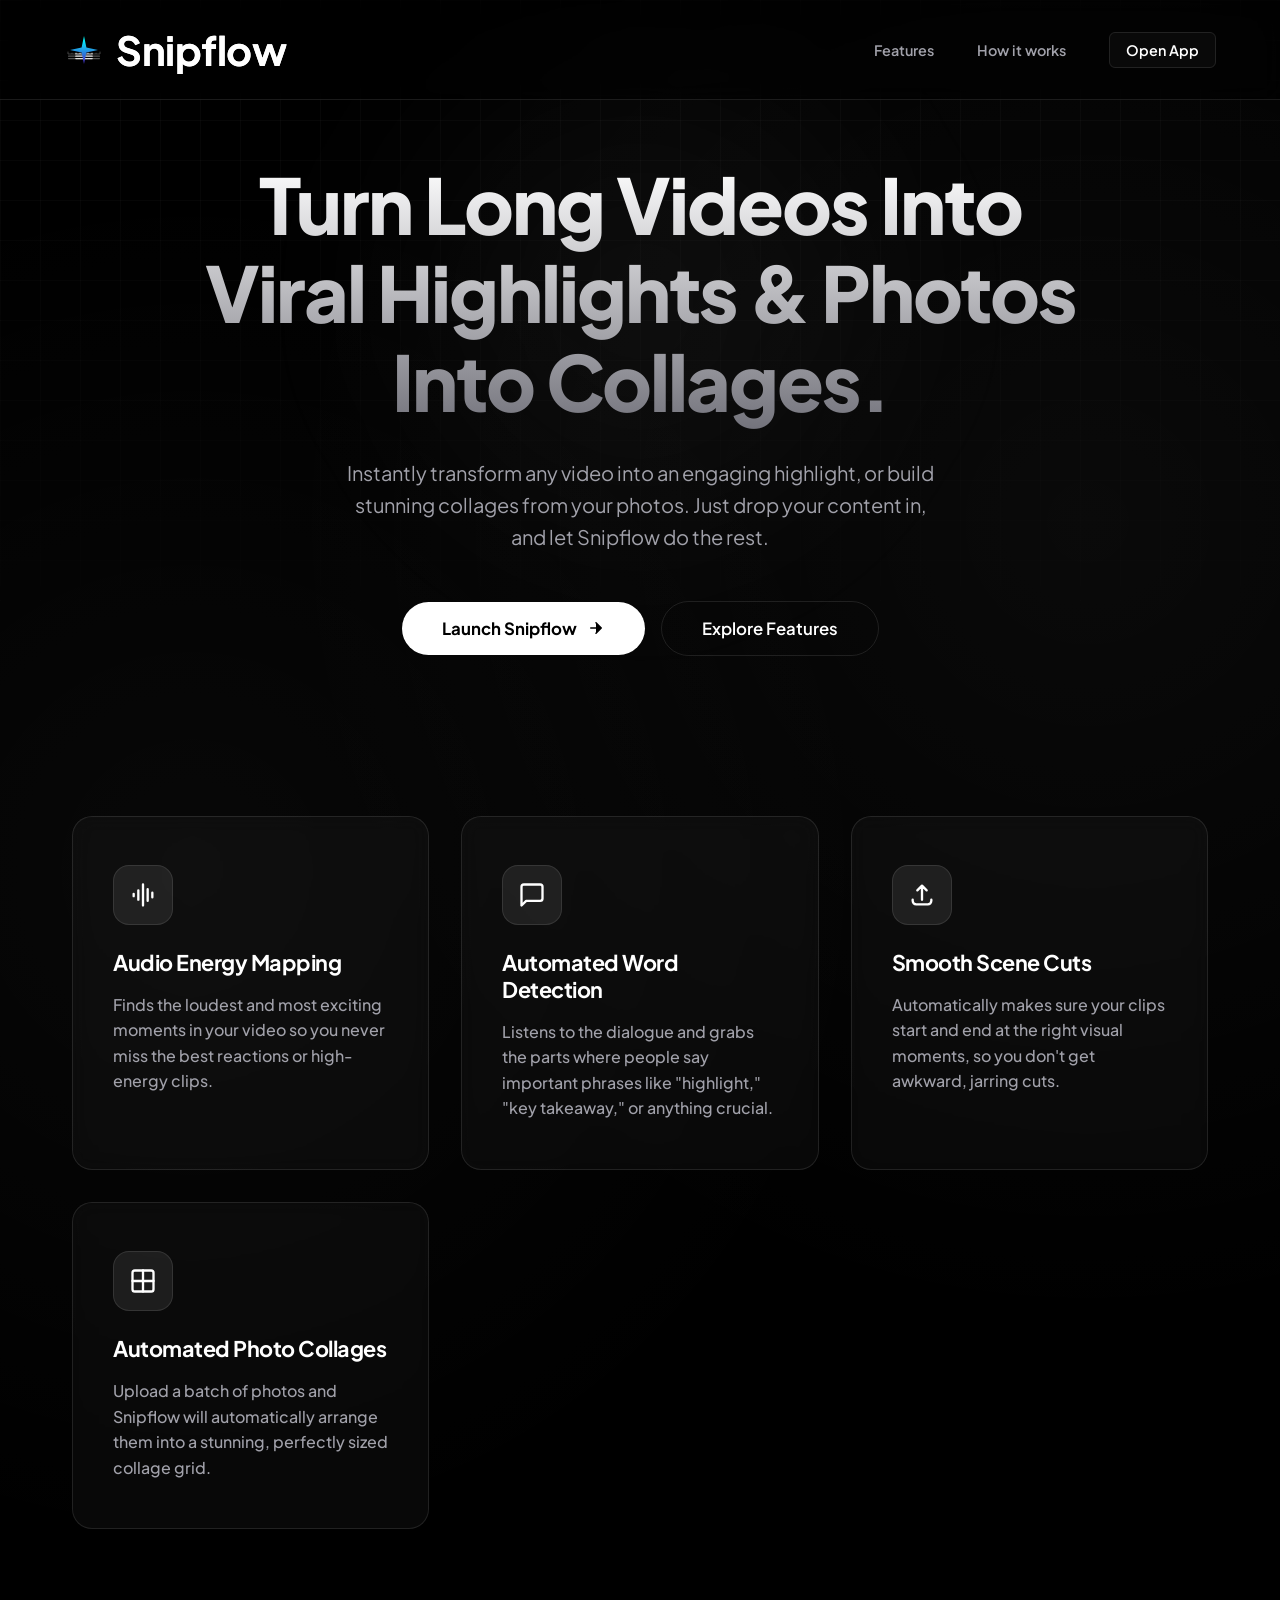
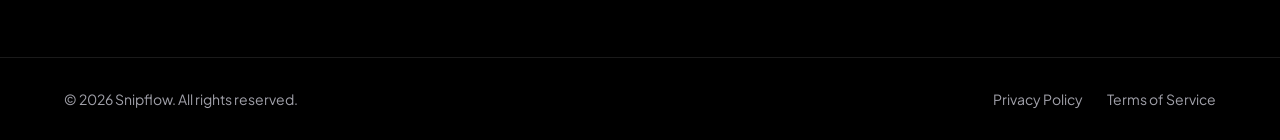
<file: index.html>
<!DOCTYPE html>
<html lang="en">
<head>
    <meta charset="UTF-8">
    <meta name="viewport" content="width=device-width, initial-scale=1.0">
    <title>Snipflow - Automated Video Highlights</title>
    <link href="https://fonts.googleapis.com/css2?family=Plus+Jakarta+Sans:wght@400;500;600;700;800&display=swap" rel="stylesheet">
    <link rel="stylesheet" href="style.css">
</head>
<body>
    <div class="grid-bg"></div>
    
    <nav>
        <a href="index.html" class="logo">
            <svg viewBox="0 0 100 100" fill="none" xmlns="http://www.w3.org/2000/svg">
                <defs>
                    <linearGradient id="snipflow-grad" x1="50%" y1="10%" x2="50%" y2="90%">
                        <stop offset="0%" stop-color="#00FFFF" />
                        <stop offset="100%" stop-color="#4338CA" />
                    </linearGradient>
                </defs>
                
                <path d="M10 60h80 M10 60v-6 M20 60v-3 M30 60v-3 M40 60v-3 M50 60v-6 M60 60v-3 M70 60v-3 M80 60v-3 M90 60v-6" stroke="#555" stroke-width="2"/>
                <rect x="10" y="64" width="80" height="3" rx="1.5" fill="#555"/>
                <rect x="10" y="70" width="80" height="3" rx="1.5" fill="#555"/>
                
                <path d="M28 60h44 M30 60v-3 M40 60v-3 M50 60v-6 M60 60v-3 M70 60v-3" stroke="#e0e0e0" stroke-width="2"/>
                <rect x="28" y="64" width="44" height="3" rx="1.5" fill="#e0e0e0"/>
                <rect x="28" y="70" width="44" height="3" rx="1.5" fill="#e0e0e0"/>

                <polygon points="50,15 56,44 85,50 56,56 50,85 44,56 15,50 44,44" fill="url(#snipflow-grad)"/>
            </svg>
            Snipflow
        </a>
        <div class="nav-links">
            <a href="#features">Features</a>
            <a href="how-it-works.html">How it works</a>
            <a href="app.html" class="nav-cta">Open App</a>
        </div>
    </nav>

    <div class="hero-container">
        
        <h1 class="animate delay-1">Turn Long Videos Into Viral Highlights & Photos Into Collages.</h1>
        <p class="animate delay-2">Instantly transform any video into an engaging highlight, or build stunning collages from your photos. Just drop your content in, and let Snipflow do the rest.</p>
        
        <div class="cta-group animate delay-3">
            <a href="app.html" class="btn-primary">
                Launch Snipflow
                <svg viewBox="0 0 24 24"><path d="M5 12h14M12 5l7 7-7 7" stroke="currentColor" stroke-width="2" stroke-linecap="round" stroke-linejoin="round"/></svg>
            </a>
            <a href="#features" class="btn-secondary">Explore Features</a>
        </div>
    </div>

    <section class="features" id="features">
        <div class="features-grid">
            <div class="feature-card animate delay-2">
                <div class="feature-icon">
                    <svg viewBox="0 0 24 24">
                        <path d="M12 3v18M8 8v8M4 11v2M16 7v10M20 10v4" stroke="currentColor" stroke-width="2" stroke-linecap="round"/>
                    </svg>
                </div>
                <h3>Audio Energy Mapping</h3>
                <p>Finds the loudest and most exciting moments in your video so you never miss the best reactions or high-energy clips.</p>
            </div>
            
            <div class="feature-card animate delay-3">
                <div class="feature-icon">
                    <svg viewBox="0 0 24 24">
                        <path d="M21 15a2 2 0 01-2 2H7l-4 4V5a2 2 0 012-2h14a2 2 0 012 2v10z" stroke="currentColor" fill="none" stroke-width="2" stroke-linecap="round" stroke-linejoin="round"/>
                    </svg>
                </div>
                <h3>Automated Word Detection</h3>
                <p>Listens to the dialogue and grabs the parts where people say important phrases like "highlight," "key takeaway," or anything crucial.</p>
            </div>
            
            <div class="feature-card animate delay-4">
                <div class="feature-icon">
                    <svg viewBox="0 0 24 24">
                        <path d="M4 16v1a3 3 0 003 3h10a3 3 0 003-3v-1m-4-8l-4-4m0 0L8 8m4-4v12" stroke="currentColor" fill="none" stroke-width="2" stroke-linecap="round" stroke-linejoin="round"/>
                    </svg>
                </div>
                <h3>Smooth Scene Cuts</h3>
                <p>Automatically makes sure your clips start and end at the right visual moments, so you don't get awkward, jarring cuts.</p>
            </div>
            
            <div class="feature-card animate delay-5">
                <div class="feature-icon">
                    <svg viewBox="0 0 24 24">
                        <rect x="3" y="3" width="18" height="18" rx="2" ry="2" stroke="currentColor" fill="none" stroke-width="2" stroke-linecap="round" stroke-linejoin="round"/>
                        <line x1="3" y1="12" x2="21" y2="12" stroke="currentColor" stroke-width="2" stroke-linecap="round" stroke-linejoin="round"/>
                        <line x1="12" y1="3" x2="12" y2="21" stroke="currentColor" stroke-width="2" stroke-linecap="round" stroke-linejoin="round"/>
                    </svg>
                </div>
                <h3>Automated Photo Collages</h3>
                <p>Upload a batch of photos and Snipflow will automatically arrange them into a stunning, perfectly sized collage grid.</p>
            </div>
        </div>
    </section>


    <footer>
        <div>&copy; 2026 Snipflow. All rights reserved.</div>
        <div style="display: flex; gap: 1.5rem;">
            <a href="#" style="color: inherit; text-decoration: none;">Privacy Policy</a>
            <a href="#" style="color: inherit; text-decoration: none;">Terms of Service</a>
        </div>
    </footer>
    <script>
        document.addEventListener('DOMContentLoaded', () => {
            const launchBtn = document.querySelector('.btn-primary');
            
            if (launchBtn) {
                launchBtn.addEventListener('click', (e) => {

                    if (launchBtn.getAttribute('href') === 'app.html') {
                        e.preventDefault();
                        
                        document.body.classList.add('page-transitioning');
                        
                        setTimeout(() => {
                            window.location.href = launchBtn.getAttribute('href');
                        }, 450);
                    }
                });
            }
        });
    </script>
</file>
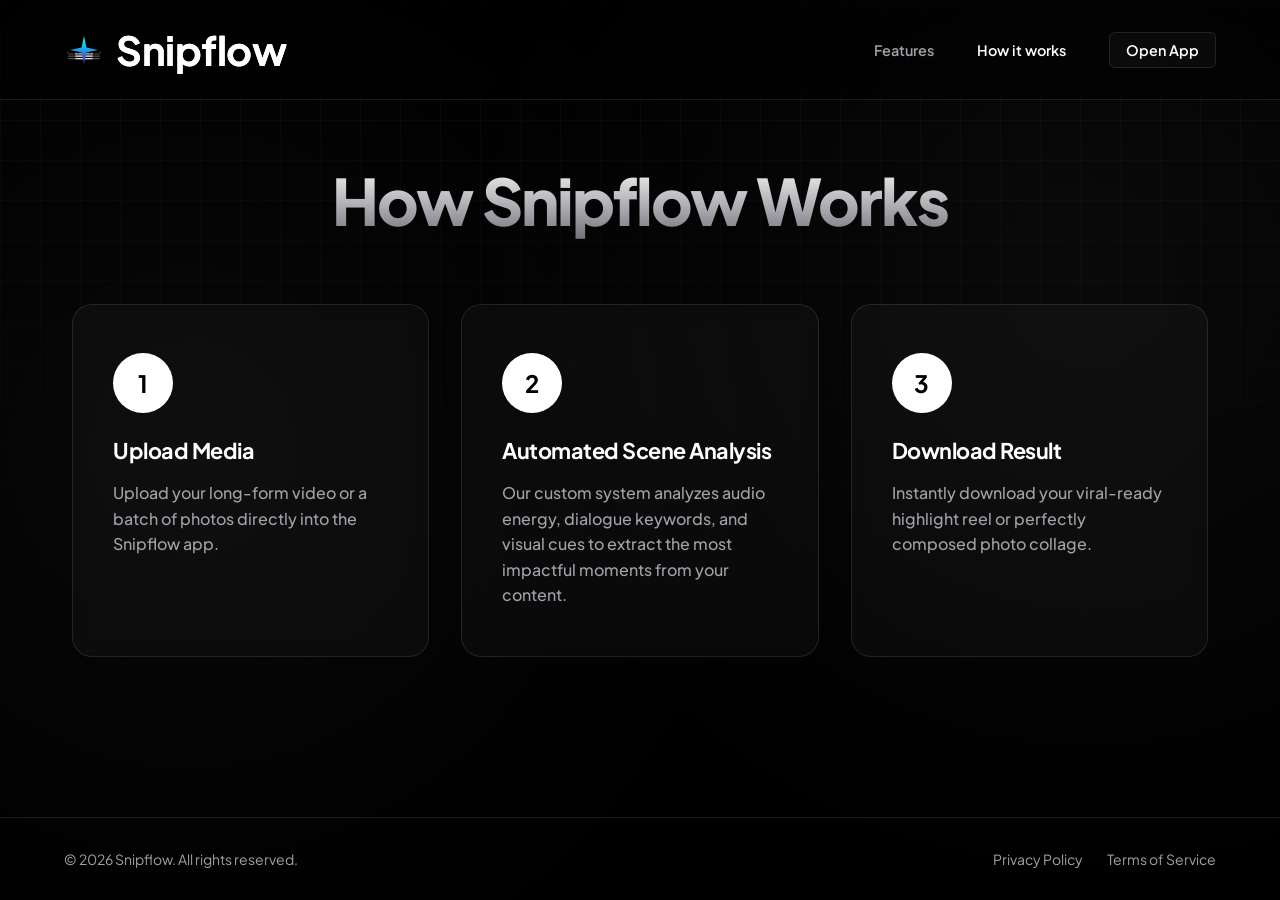
<file: how-it-works.html>
<!DOCTYPE html>
<html lang="en">
<head>
    <meta charset="UTF-8">
    <meta name="viewport" content="width=device-width, initial-scale=1.0">
    <title>How it Works - Snipflow</title>
    <link href="https://fonts.googleapis.com/css2?family=Plus+Jakarta+Sans:wght@400;500;600;700;800&display=swap" rel="stylesheet">
    <link rel="stylesheet" href="style.css">
    <style>
        .page-header {
            padding-top: 10rem;
            text-align: center;
        }
    </style>
</head>
<body>
    <div class="grid-bg"></div>
    
    <nav>
        <a href="index.html" class="logo">
            <svg viewBox="0 0 100 100" fill="none" xmlns="http://www.w3.org/2000/svg">
                <defs>
                    <linearGradient id="snipflow-grad" x1="50%" y1="10%" x2="50%" y2="90%">
                        <stop offset="0%" stop-color="#00FFFF" />
                        <stop offset="100%" stop-color="#4338CA" />
                    </linearGradient>
                </defs>
                
                <path d="M10 60h80 M10 60v-6 M20 60v-3 M30 60v-3 M40 60v-3 M50 60v-6 M60 60v-3 M70 60v-3 M80 60v-3 M90 60v-6" stroke="#555" stroke-width="2"/>
                <rect x="10" y="64" width="80" height="3" rx="1.5" fill="#555"/>
                <rect x="10" y="70" width="80" height="3" rx="1.5" fill="#555"/>
                
                <path d="M28 60h44 M30 60v-3 M40 60v-3 M50 60v-6 M60 60v-3 M70 60v-3" stroke="#e0e0e0" stroke-width="2"/>
                <rect x="28" y="64" width="44" height="3" rx="1.5" fill="#e0e0e0"/>
                <rect x="28" y="70" width="44" height="3" rx="1.5" fill="#e0e0e0"/>

                <polygon points="50,15 56,44 85,50 56,56 50,85 44,56 15,50 44,44" fill="url(#snipflow-grad)"/>
            </svg>
            Snipflow
        </a>
        <div class="nav-links">
            <a href="index.html#features">Features</a>
            <a href="how-it-works.html" style="color: var(--text);">How it works</a>
            <a href="app.html" class="nav-cta">Open App</a>
        </div>
    </nav>

    <div class="page-header">
        <h1 class="animate delay-1" style="font-size: clamp(3rem, 5vw, 4.5rem); font-weight: 800; letter-spacing: -2px; margin-bottom: 2rem; background: linear-gradient(180deg, #FFFFFF 0%, #71717a 100%); -webkit-background-clip: text; background-clip: text; -webkit-text-fill-color: transparent; color: transparent;">How Snipflow Works</h1>
    </div>

    <section class="how-it-works" style="padding: 2rem 2rem 8rem; max-width: 1200px; margin: 0 auto; width: 100%; position: relative; z-index: 10;">
        <div class="features-grid">
            <div class="feature-card animate delay-2">
                <div class="feature-icon" style="border-radius: 50%; font-size: 1.5rem; font-weight: bold; color: var(--bg); background: var(--text);">
                    1
                </div>
                <h3>Upload Media</h3>
                <p>Upload your long-form video or a batch of photos directly into the Snipflow app.</p>
            </div>
            
            <div class="feature-card animate delay-3">
                <div class="feature-icon" style="border-radius: 50%; font-size: 1.5rem; font-weight: bold; color: var(--bg); background: var(--text);">
                    2
                </div>
                <h3>Automated Scene Analysis</h3>
                <p>Our custom system analyzes audio energy, dialogue keywords, and visual cues to extract the most impactful moments from your content.</p>
            </div>
            
            <div class="feature-card animate delay-4">
                <div class="feature-icon" style="border-radius: 50%; font-size: 1.5rem; font-weight: bold; color: var(--bg); background: var(--text);">
                    3
                </div>
                <h3>Download Result</h3>
                <p>Instantly download your viral-ready highlight reel or perfectly composed photo collage.</p>
            </div>
        </div>
    </section>

    <footer>
        <div>&copy; 2026 Snipflow. All rights reserved.</div>
        <div style="display: flex; gap: 1.5rem;">
            <a href="#" style="color: inherit; text-decoration: none;">Privacy Policy</a>
            <a href="#" style="color: inherit; text-decoration: none;">Terms of Service</a>
        </div>
    </footer>
    <script>
        document.addEventListener('DOMContentLoaded', () => {
            const launchBtn = document.querySelector('.nav-cta');

            if(launchBtn) {
                launchBtn.addEventListener('click', (e) => {
                    e.preventDefault();
                    document.body.classList.add('page-transtitioning');
                    setTimeout(() => {
                        window.location.href = launchBtn.getAttribute('href');
                    }, 450);
                });
            }
        });
    </script>
</body>
</html>
</file>
<file: style.css>
:root {
    --bg: #000000;
    --text: #ffffff;
    --muted: #a1a1aa;
    --accent: #ffffff;
    --glass: rgba(255, 255, 255, 0.03);
    --border: rgba(255, 255, 255, 0.1);
}

* { 
    margin: 0; 
    padding: 0; 
    box-sizing: border-box; 
}

html {
    scroll-behavior: smooth;
}

body {
    background: var(--bg);
    color: var(--text);
    font-family: 'Plus Jakarta Sans', -apple-system, sans-serif;
    min-height: 100vh;
    display: flex;
    flex-direction: column;
    overflow-x: hidden;
    background-image: 
        radial-gradient(circle at 15% 50%, rgba(255, 255, 255, 0.03) 0%, transparent 50%),
        radial-gradient(circle at 85% 30%, rgba(255, 255, 255, 0.04) 0%, transparent 50%);
}

nav {
    padding: 1.5rem 4rem;
    display: flex;
    justify-content: space-between;
    align-items: center;
    border-bottom: 1px solid var(--border);
    backdrop-filter: blur(12px);
    -webkit-backdrop-filter: blur(12px);
    position: fixed;
    width: 100%;
    top: 0;
    z-index: 50;
    background: rgba(0,0,0,0.5);
}

.logo {
    font-size: 2.5rem;
    font-weight: 700;
    letter-spacing: -0.5px;
    display: flex;
    align-items: center;
    gap: 12px;
    text-decoration: none;
    color: var(--text);
    transition: all 0.3s ease;
    background: var(--text);
    -webkit-background-clip: text;
    -webkit-text-fill-color: currentcolor;
}

.logo:hover {
    background: linear-gradient(180deg, #00FFFF 0%, #4338CA 100%);
    -webkit-background-clip: text;
    -webkit-text-fill-color: transparent;
    text-shadow: 0 0 20px rgba(0, 255, 255, 0.4);
}

.logo svg {
    width: 40px;
    height: 40px;
    fill: var(--text);
}

.nav-links a {
    color: var(--muted);
    text-decoration: none;
    font-size: 0.9rem;
    font-weight: 600;
    transition: color 0.3s;
    margin-left: 2.5rem;
}

.nav-links a:hover {
    color: var(--text);
}

.nav-links .nav-cta {
    background: var(--glass);
    border: 1px solid var(--border);
    padding: 0.5rem 1rem;
    border-radius: 6px;
    color: var(--text);
}

.nav-links .nav-cta:hover {
    background: rgba(255,255,255,0.1);
}

.hero-container {
    flex: 1;
    display: flex;
    flex-direction: column;
    align-items: center;
    justify-content: center;
    text-align: center;
    padding: 10rem 2rem 6rem;
    position: relative;
}

.hero-container::before {
    content: '';
    position: absolute;
    top: 40%;
    left: 50%;
    transform: translate(-50%, -50%);
    width: 800px;
    height: 800px;
    background: radial-gradient(circle, rgba(255,255,255,0.05) 0%, transparent 60%);
    filter: blur(60px);
    z-index: -1;
    pointer-events: none;
}



.hero-container h1 {
    font-size: clamp(3rem, 6vw, 5.5rem);
    font-weight: 800;
    line-height: 1.15;
    letter-spacing: -2px;
    max-width: 900px;
    margin-bottom: 1.5rem;
    padding-bottom: 0.1em; 
    background: linear-gradient(180deg, #FFFFFF 0%, #71717a 100%);
    -webkit-background-clip: text;
    background-clip: text;
    -webkit-text-fill-color: transparent;
    color: transparent;
}

.hero-container p {
    font-size: clamp(1rem, 2vw, 1.25rem);
    color: var(--muted);
    max-width: 600px;
    line-height: 1.6;
    margin-bottom: 3rem;
}

.cta-group {
    display: flex;
    gap: 1rem;
    align-items: center;
    flex-wrap: wrap;
    justify-content: center;
}

.btn-primary {
    background: var(--text);
    color: var(--bg);
    padding: 1rem 2.5rem;
    border-radius: 100px;
    font-size: 1.05rem;
    font-weight: 700;
    text-decoration: none;
    transition: all 0.3s cubic-bezier(0.4, 0, 0.2, 1);
    display: inline-flex;
    align-items: center;
    gap: 10px;
    box-shadow: 0 0 0 0 rgba(255,255,255,0.7);
}

.btn-primary:hover {
    transform: translateY(-2px);
    box-shadow: 0 10px 40px rgba(255,255,255,0.25);
}

.btn-primary svg {
    width: 18px;
    height: 18px;
    fill: currentColor;
    transition: transform 0.3s;
}

.btn-primary:hover svg {
    transform: translateX(4px);
}

.btn-secondary {
    background: transparent;
    color: var(--text);
    padding: 1rem 2.5rem;
    border-radius: 100px;
    border: 1px solid var(--border);
    font-size: 1.05rem;
    font-weight: 600;
    text-decoration: none;
    transition: all 0.3s;
}

.btn-secondary:hover {
    background: var(--glass);
    border-color: rgba(255,255,255,0.3);
}

.features {
    padding: 4rem 2rem 8rem;
    max-width: 1200px;
    margin: 0 auto;
    width: 100%;
    position: relative;
    z-index: 10;
}

.features-grid {
    display: grid;
    grid-template-columns: repeat(auto-fit, minmax(300px, 1fr));
    gap: 2rem;
}

.feature-card {
    background: var(--glass);
    border: 1px solid var(--border);
    border-radius: 20px;
    padding: 3rem 2.5rem;
    transition: all 0.4s cubic-bezier(0.4, 0, 0.2, 1);
    position: relative;
    overflow: hidden;
    backdrop-filter: blur(10px);
}

.feature-card::before {
    content: '';
    position: absolute;
    top: 0; left: 0; right: 0; height: 1px;
    background: linear-gradient(90deg, transparent, rgba(255,255,255,0.4), transparent);
    opacity: 0;
    transition: opacity 0.4s;
}

.feature-card:hover {
    transform: translateY(-8px);
    background: rgba(255,255,255,0.05);
    border-color: rgba(255,255,255,0.2);
    box-shadow: 0 20px 40px rgba(0,0,0,0.4), inset 0 1px 0 rgba(255,255,255,0.1);
}

.feature-card:hover::before {
    opacity: 1;
}

.feature-icon {
    width: 60px;
    height: 60px;
    background: rgba(255,255,255,0.08);
    border: 1px solid rgba(255,255,255,0.1);
    border-radius: 16px;
    display: flex;
    align-items: center;
    justify-content: center;
    margin-bottom: 1.5rem;
    transition: all 0.3s;
}

.feature-card:hover .feature-icon {
    background: var(--text);
}

.feature-card:hover .feature-icon svg {
    stroke: var(--bg);
    fill: none;
}

.feature-icon svg {
    width: 28px;
    height: 28px;
    fill: var(--text);
    transition: fill 0.3s;
}

.feature-card h3 {
    font-size: 1.35rem;
    font-weight: 700;
    margin-bottom: 1rem;
    letter-spacing: -0.5px;
}

.feature-card p {
    color: var(--muted);
    font-size: 1rem;
    line-height: 1.6;
    font-weight: 500;
}

/* Footer */
footer {
    padding: 2rem 4rem;
    border-top: 1px solid var(--border);
    display: flex;
    justify-content: space-between;
    align-items: center;
    color: var(--muted);
    font-size: 0.875rem;
    margin-top: auto;
}

/* Animations */
@keyframes fadeInUp {
    from { opacity: 0; transform: translateY(30px); }
    to { opacity: 1; transform: translateY(0); }
}

@keyframes pageExit {
    from { opacity: 1; transform: scale(1); filter: blur(0); }
    to { opacity: 0; transform: scale(0.95); filter: blur(10px); }
}

.animate {
    animation: fadeInUp 0.8s cubic-bezier(0.16, 1, 0.3, 1) forwards;
    opacity: 0;
}

.page-transitioning {
    animation: pageExit 0.5s cubic-bezier(0.4, 0, 0.2, 1) forwards;
    pointer-events: none;
}

.delay-1 { animation-delay: 0.1s; }
.delay-2 { animation-delay: 0.2s; }
.delay-3 { animation-delay: 0.3s; }
.delay-4 { animation-delay: 0.4s; }

.grid-bg {
    position: absolute;
    top: 0; left: 0; right: 0; bottom: 0;
    background-size: 40px 40px;
    background-image: linear-gradient(to right, rgba(255,255,255,0.03) 1px, transparent 1px),
                      linear-gradient(to bottom, rgba(255,255,255,0.03) 1px, transparent 1px);
    mask-image: linear-gradient(to bottom, black 0%, transparent 80%);
    -webkit-mask-image: linear-gradient(to bottom, black 0%, transparent 80%);
    z-index: -2;
}

@media (max-width: 768px) {
    nav { padding: 1.5rem 2rem; }
    .nav-links { display: none; }
    .hero-container { padding: 8rem 1.5rem 4rem; }
    footer { flex-direction: column; gap: 1rem; text-align: center; }
}
</file>
